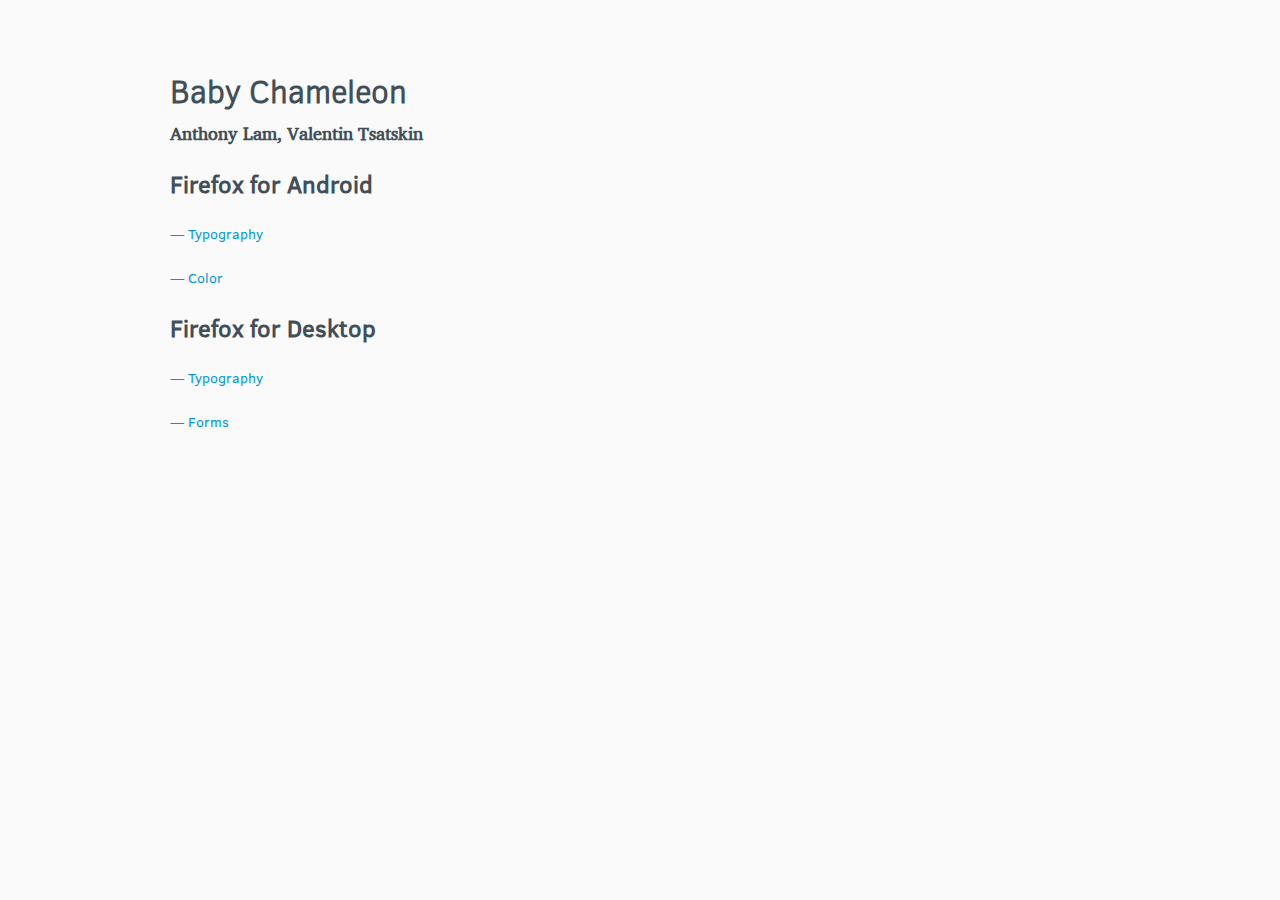
<file: index.html>
<!doctype html>
<!--[if lt IE 9]><html class="ie"><![endif]-->
<!--[if gte IE 9]><!--><html><!--<![endif]-->

	<head>
		<meta charset="utf-8"/>
		<meta http-equiv="X-UA-Compatible" content="IE=edge,chrome=1"/>
		<meta name="viewport" content="width=device-width, initial-scale=1"/>

		<link rel="shortcut icon" type="image/x-icon" href="images/favicon.ico">
		<link rel="stylesheet" media="all" type="text/css" href="css/android.css"/>

		<title>Baby chameleon</title>

		<!--[if lt IE 9]>
			<script src="//html5shim.googlecode.com/svn/trunk/html5.js"></script>
		<![endif]-->

	</head>
	<body lang="en">

	<div id="container">
		<div class="col-4of4 col-6of6 col-9of9 col-12of12">
			<h1>Baby Chameleon</h1>
			<h3>Anthony Lam, Valentin Tsatskin</h3>
		</div>
		<div class="col-4of4 col-3of6 col-3of9 col-4of12">
			<h2>Firefox for Android</h2>
			<p><a href="android/fonts.html"> — Typography</a></p>
			<p><a href="android/colors.html"> — Color</a></p>

			<h2>Firefox for Desktop</h2>
			<p><a href="desktop/fonts.html"> — Typography</a></p>
			<p><a href="desktop/forms.html"> — Forms</a></p>
		</div>
	</div> <!-- END container -->

	</body>

</html>
</file>
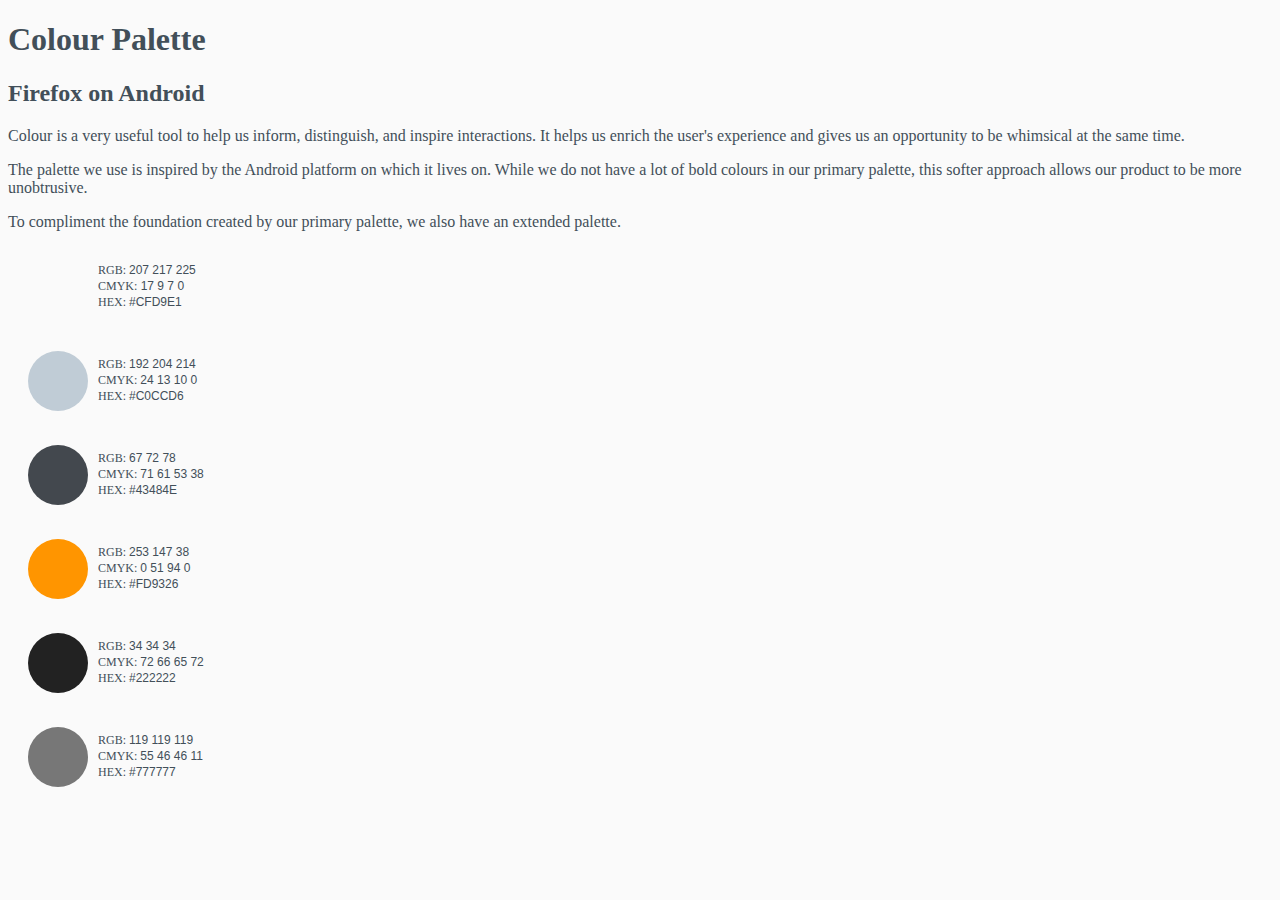
<file: colors.html>
<!doctype html>
<!--[if lt IE 9]><html class="ie"><![endif]-->
<!--[if gte IE 9]><!--><html><!--<![endif]-->
	
	<head>
		<meta charset="utf-8"/>
		<meta http-equiv="X-UA-Compatible" content="IE=edge,chrome=1"/>
		<meta name="viewport" content="width=device-width, initial-scale=1"/>

		<link rel="shortcut icon" type="image/x-icon" href="images/favicon.ico">
		<link rel="stylesheet" media="all" type="text/css" href="css/style.css"/>

		<title>Baby chameleon - Colours - Firefox for Android</title>
		
		<!--[if lt IE 9]>
			<script src="//html5shim.googlecode.com/svn/trunk/html5.js"></script>
		<![endif]-->

	</head>
	<body lang="en">
	
	<div id="container"> 
		<div class="col-4of4 col-6of6 col-9of9 col-12of12">
			<h1>Colour Palette</h1>
			<h2>Firefox on Android</h2>
		</div>	
		<div class="col-4of4 col-2of6 col-3of6 col-3of9 col-4of12">
			<p>Colour is a very useful tool to help us inform, distinguish, and inspire interactions. It helps us enrich the user's experience and gives us an opportunity to be whimsical at the same time.</p>
			<p>The palette we use is inspired by the Android platform on which it lives on. While we do not have a lot of bold colours in our primary palette, this softer approach allows our product to be more unobtrusive.</p>
			<p>To compliment the foundation created by our primary palette, we also have an extended palette.</p> 
		</div>
		<div class="col-4of4 col-3of6 col-3of9 col-4of12">
			<div class="palette">
				<div class="circle light-grey"></div>
				<p>
				RGB: <span>207 217 225</span><br>
				CMYK:<span> 17 9 7 0</span><br>
				HEX: <span>#CFD9E1</span>
				</p>
			</div>
			<div class="palette">
				<div class="circle blue-grey"></div>
				<p>
				RGB: <span>192 204 214</span><br>
				CMYK: <span>24 13 10 0</span><br>
				HEX: <span>#C0CCD6</span>
				</p>
			</div>
			<div class="palette">
				<div class="circle dark-grey"></div>
				<p>
				RGB: <span>67 72 78</span><br>
				CMYK: <span>71 61 53 38</span><br>
				HEX: <span>#43484E</span>
				</p>
			</div>
		</div>
		<div class="col-4of4 col-3of6 col-3of9 col-4of12">
			<div class="palette">
				<div class="circle droid-orange"></div>
				<p>
				RGB: <span>253 147 38</span><br>
				CMYK: <span>0 51 94 0</span><br>
				HEX: <span>#FD9326</span>
				</p>
			</div>
			<div class="palette">
				<div class="circle droid-black"></div>
				<p>
				RGB: <span>34 34 34</span><br>
				CMYK: <span>72 66 65 72</span><br>
				HEX: <span>#222222</span>
				</p>
			</div>
			<div class="palette">
				<div class="circle droid-dgrey"></div>
				<p>
				RGB: <span>119 119 119</span><br>
				CMYK: <span>55 46 46 11</span><br>
				HEX: <span>#777777</span>
				</p>
			</div>
		</div>

	</div> <!-- END container -->
	
	</body>
	
</html>
</file>
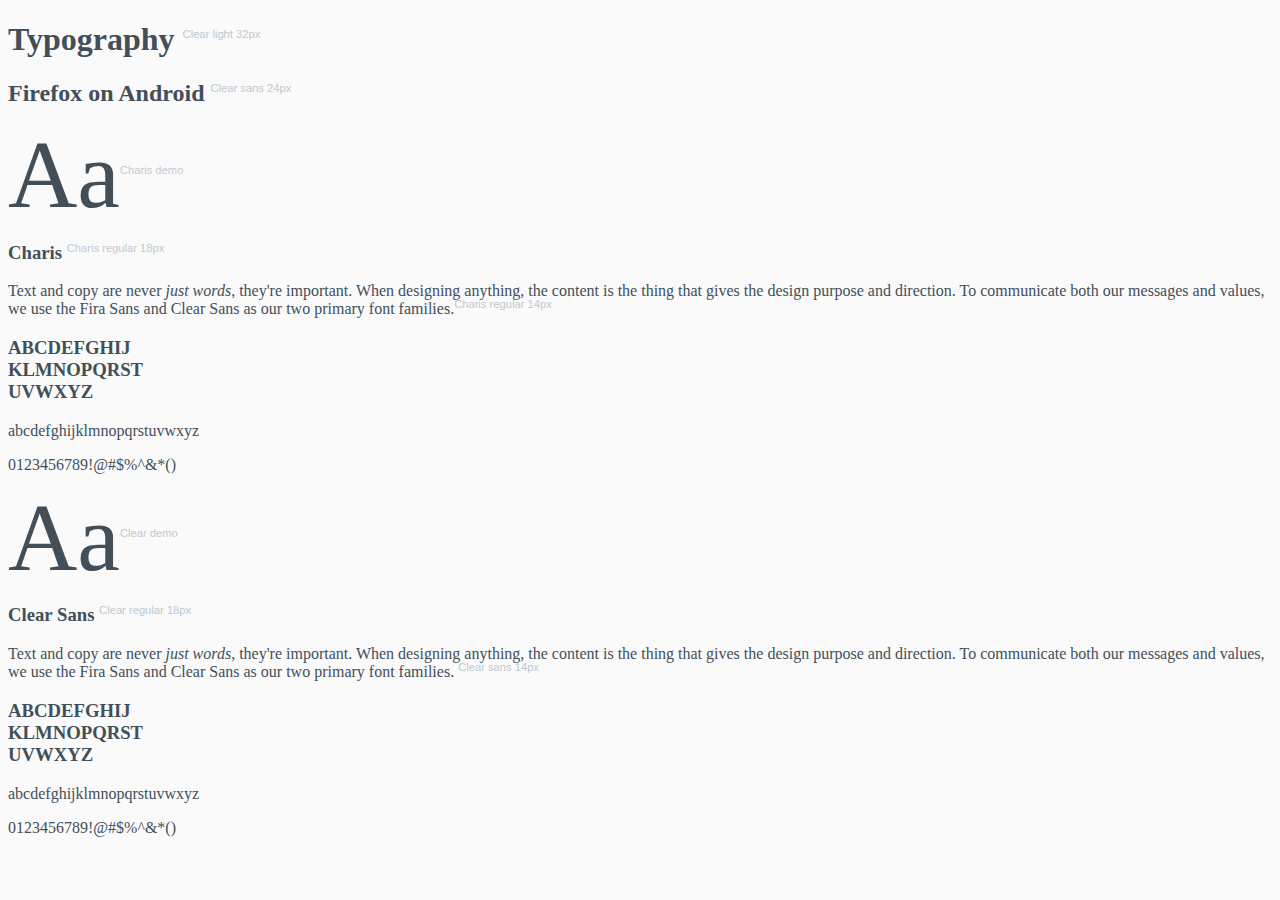
<file: fonts.html>
<!doctype html>
<!--[if lt IE 9]><html class="ie"><![endif]-->
<!--[if gte IE 9]><!--><html><!--<![endif]-->
	
	<head>
		<meta charset="utf-8"/>
		<meta http-equiv="X-UA-Compatible" content="IE=edge,chrome=1"/>
		<meta name="viewport" content="width=device-width, initial-scale=1"/>

		<link rel="shortcut icon" type="image/x-icon" href="images/favicon.ico">
		<link rel="stylesheet" media="all" type="text/css" href="css/style.css"/>

		<title>Baby chameleon - Typography - Firefox for Android</title>
		
		<!--[if lt IE 9]>
			<script src="//html5shim.googlecode.com/svn/trunk/html5.js"></script>
		<![endif]-->

	</head>
	<body lang="en">
	
	<div id="container"> 
		<div class="col-4of4 col-6of6 col-9of9 col-12of12">
			<h1>Typography <sup>Clear light 32px</sup> </h1>
			<h2>Firefox on Android <sup>Clear sans 24px</sup></h2>
		</div>	
		<div class="col-4of4 col-3of6 col-3of9 col-4of12">
			<span class="large charis-font">Aa<sup>Charis demo</sup></span>
			<h3>Charis <sup>Charis regular 18px</sup></h3>
			<p class="charis-font">Text and copy are never <em>just words</em>, they're important. When designing anything, the content is the thing that gives the design purpose and direction. To communicate both our messages and values, we use the Fira Sans and Clear Sans as our two primary font families.<sup>Charis regular 14px</sup></p>
			<h3>
				ABCDEFGHIJ<br>
				KLMNOPQRST<br>
				UVWXYZ
			</h3>
				
			<p class="charis-font">abcdefghijklmnopqrstuvwxyz</p>
			<p class="charis-font">0123456789!@#$%^&*()</p> 
		</div>
		<div class="col-4of4 col-3of6 col-3of9 col-4of12">
			<span class="large clear-font">Aa<sup>Clear demo</sup></span>
			<h3 class="clear-font">Clear Sans <sup>Clear regular 18px</sup></h3>
			<p>Text and copy are never <em>just words</em>, they're important. When designing anything, the content is the thing that gives the design purpose and direction. To communicate both our messages and values, we use the Fira Sans and Clear Sans as our two primary font families. <sup>Clear sans 14px</sup></p>
			<h3 class="clear-font">
				ABCDEFGHIJ<br>
				KLMNOPQRST<br>
				UVWXYZ
			</h3>
			<p>abcdefghijklmnopqrstuvwxyz</p>
			<p>0123456789!@#$%^&*()</p>
		</div>

	</div> <!-- END container -->
	
	</body>
	
</html>
</file>
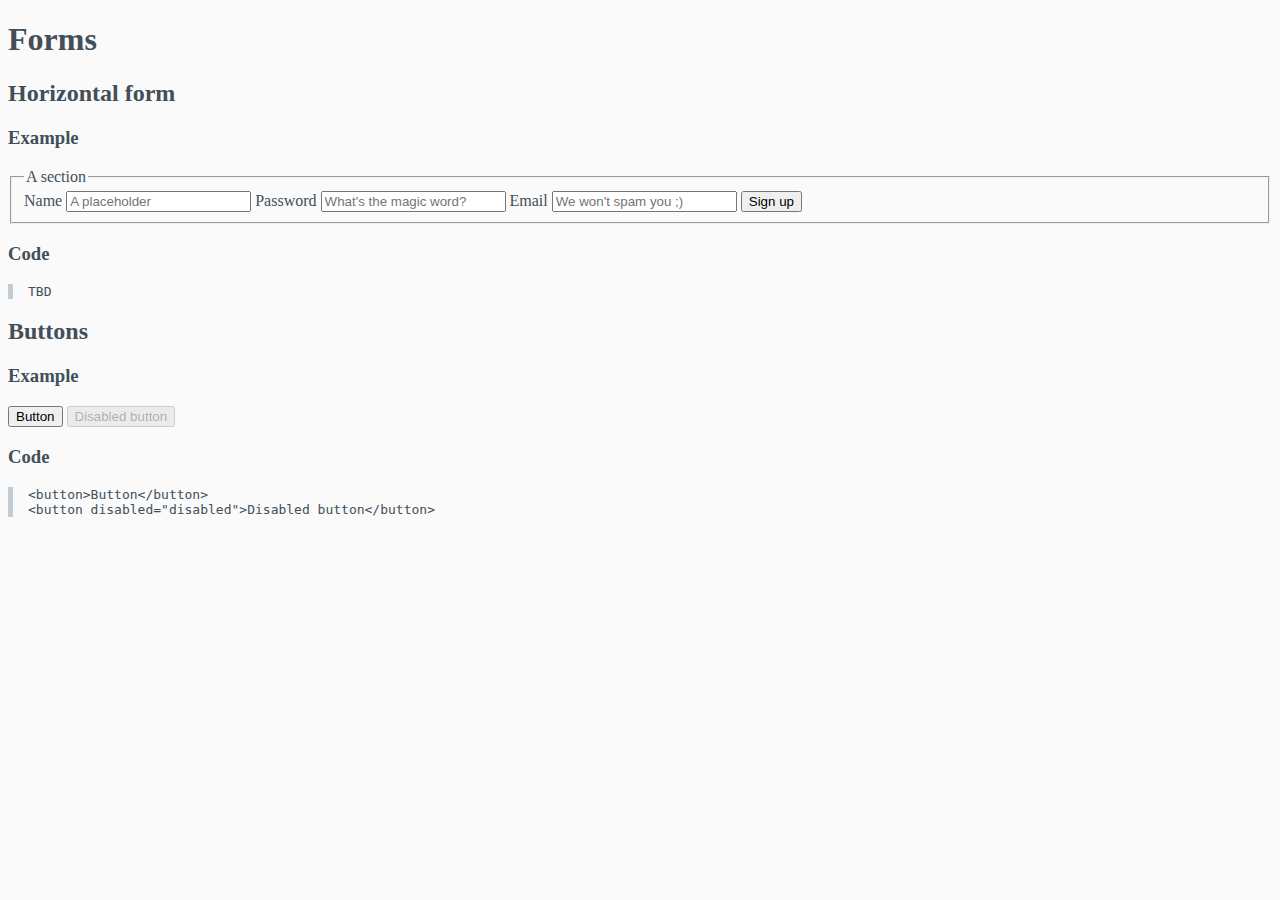
<file: forms.html>
<!doctype html>
<!--[if lt IE 9]><html class="ie"><![endif]-->
<!--[if gte IE 9]><!--><html><!--<![endif]-->

<head>
    <meta charset="utf-8"/>
    <meta http-equiv="X-UA-Compatible" content="IE=edge,chrome=1"/>
    <meta name="viewport" content="width=device-width, initial-scale=1"/>

    <link rel="shortcut icon" type="image/x-icon" href="images/favicon.ico">
    <link rel="stylesheet" media="all" type="text/css" href="css/style.css"/>

    <title>Baby chameleon - Forms - Firefox for Desktop</title>

    <!--[if lt IE 9]>
    <script src="//html5shim.googlecode.com/svn/trunk/html5.js"></script>
    <![endif]-->

</head>
<body lang="en">

    <div id="container">
        <div class="row">
            <div class="column-12--hand">
                <h1>Forms</h1>
                <h2>Horizontal form</h2>
            </div>
        </div>
        <div class="row">
            <div class="column-6--hand">
                <h3>Example</h3>
                <fieldset>
                    <legend>A section</legend>
                    <x-formgroup class="row">
                        <label class="column-3--hand">Name</label>
                        <input class="column-9--hand" type="text" placeholder="A placeholder"></input>
                    </x-formgroup>
                    <x-formgroup class="row">
                        <label class="column-3--hand">Password</label>
                        <input class="column-9--hand" type="password" placeholder="What's the magic word?"></input>
                    </x-formgroup>
                    <x-formgroup class="row">
                        <label class="column-3--hand">Email</label>
                        <input class="column-9--hand" type="email" placeholder="We won't spam you ;)"></input>
                    </x-formgroup>
                    <x-formgroup class="row">
                        <button class="offset-3--hand">Sign up</button>
                    </x-formgroup>
                </fieldset>
            </div>
            <div class="column-6--hand">
                <h3>Code</h3>
                <pre><code>TBD</code></pre>
            </div>
        </div>

        <div class="row">
            <div class="column-12--hand">
                <h2>Buttons</h2>
            </div>
        </div>
        <div class="row">
            <div class="column-6--hand">
                <h3>Example</h3>
                <button>Button</button>
                <button disabled="disabled">Disabled button</button>
            </div>
            <div class="column-6--hand">
                <h3>Code</h3>
<pre><code>&lt;button&gt;Button&lt;/button&gt;
&lt;button disabled=&quot;disabled&quot;&gt;Disabled button&lt;/button&gt;</code></pre>
            </div>
        </div>
    </div>

</body>

</html>
</file>
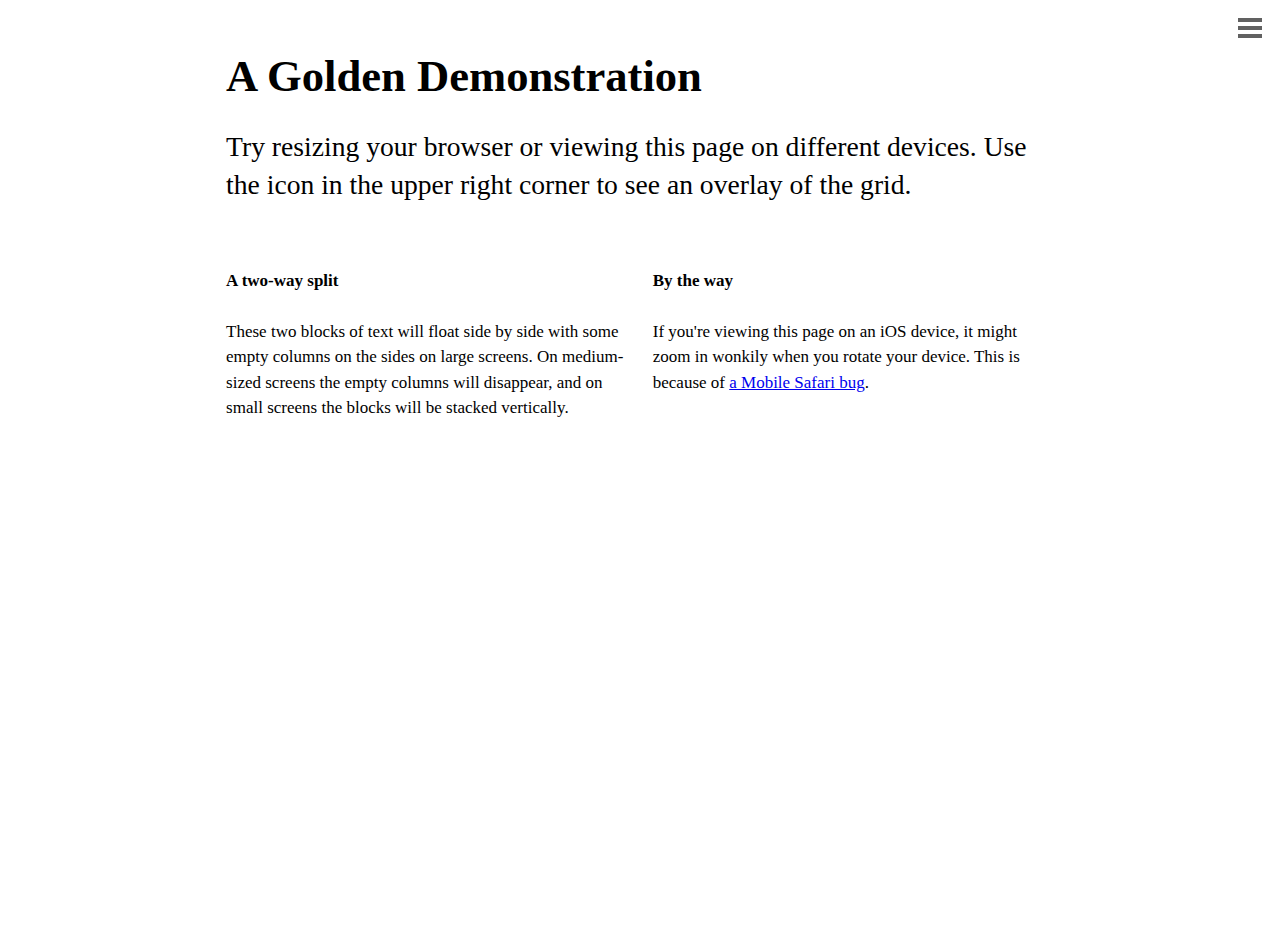
<file: GGS.html>
<!doctype html>
<!--[if lt IE 9]><html class="ie"><![endif]-->
<!--[if gte IE 9]><!--><html><!--<![endif]-->

<!--
	The comment jumble above is handy for targeting old IE with CSS.
	http://paulirish.com/2008/conditional-stylesheets-vs-css-hacks-answer-neither/
-->
	
	<head>
		<meta charset="utf-8"/>
		<meta http-equiv="X-UA-Compatible" content="IE=edge,chrome=1"/>
		<title>Golden Grid System Demo</title>
		
		<!-- Please don't add "maximum-scale=1" here. It's bad for accessibility. -->
		<meta name="viewport" content="width=device-width, initial-scale=1"/>
		
		<!-- Feel free to split the CSS into separate files, if you like. -->
		<link rel="stylesheet" href="GGS.css"/> 
		
		<!-- Here's Golden Gridlet, the grid overlay script. -->
		<script src="GGS.js"></script>
		
		<!-- 
			This script enables structural HTML5 elements in old IE.
			http://code.google.com/p/html5shim/
		-->
		<!--[if lt IE 9]>
			<script src="//html5shim.googlecode.com/svn/trunk/html5.js"></script>
		<![endif]-->
	</head>
	
	<body lang="en">
		
		<!-- Demo code begins -->
		
		<header>
			<div class="wrapper">
				<h1>A Golden Demonstration</h1>
				<h2>
					Try resizing your browser or viewing this page on different devices. Use the icon in the upper right corner to see an overlay of the grid.
				</h2>
			</div>
		</header>
		
		<article id="twoway">
			<section class="wrapper">
				<h3>A two-way split</h3>
				<p>
					These two blocks of text will float side by side with some empty columns on the sides on large screens. On medium-sized screens the empty columns will disappear, and on small screens the blocks will be stacked vertically.
				</p>
			</section>
			<section class="wrapper">
				<h3>By the way</h3>
				<p>
					If you're viewing this page on an iOS device, it might zoom in wonkily when you rotate your device. This is because of <a href="http://filamentgroup.com/examples/iosScaleBug/">a Mobile Safari bug</a>.
				</p>
			</section>
		</article>
		
		<!-- Demo code ends -->
			
	</body>
	
</html>
</file>
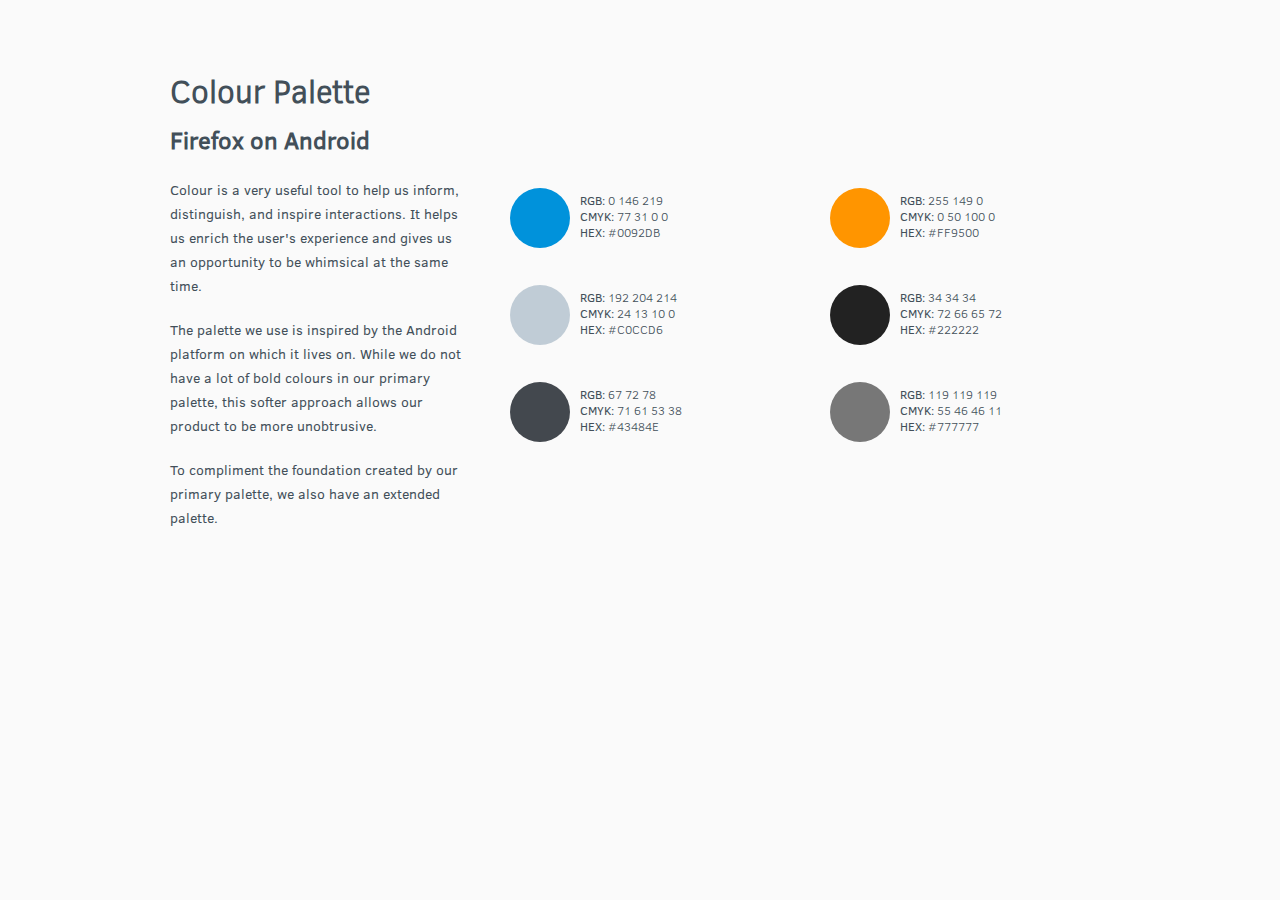
<file: android/colors.html>
<!doctype html>
<!--[if lt IE 9]><html class="ie"><![endif]-->
<!--[if gte IE 9]><!--><html><!--<![endif]-->

	<head>
		<meta charset="utf-8"/>
		<meta http-equiv="X-UA-Compatible" content="IE=edge,chrome=1"/>
		<meta name="viewport" content="width=device-width, initial-scale=1"/>

		<link rel="shortcut icon" type="image/x-icon" href="images/favicon.ico">
		<link rel="stylesheet" media="all" type="text/css" href="../css/android.css"/>

		<title>Baby chameleon - Colours - Firefox for Android</title>

		<!--[if lt IE 9]>
			<script src="//html5shim.googlecode.com/svn/trunk/html5.js"></script>
		<![endif]-->

	</head>
	<body lang="en">

	<div id="container">
		<div class="col-4of4 col-6of6 col-9of9 col-12of12">
			<h1>Colour Palette</h1>
			<h2>Firefox on Android</h2>
		</div>
		<div class="col-4of4 col-2of6 col-3of6 col-3of9 col-4of12">
			<p>Colour is a very useful tool to help us inform, distinguish, and inspire interactions. It helps us enrich the user's experience and gives us an opportunity to be whimsical at the same time.</p>
			<p>The palette we use is inspired by the Android platform on which it lives on. While we do not have a lot of bold colours in our primary palette, this softer approach allows our product to be more unobtrusive.</p>
			<p>To compliment the foundation created by our primary palette, we also have an extended palette.</p>
		</div>
		<div class="col-4of4 col-3of6 col-3of9 col-4of12">
			<div class="palette">
				<div class="circle blue"></div>
				<p>
				RGB: <span>0 146 219</span><br>
				CMYK:<span> 77 31 0 0</span><br>
				HEX: <span>#0092DB</span>
				</p>
			</div>
			<div class="palette">
				<div class="circle blue-grey"></div>
				<p>
				RGB: <span>192 204 214</span><br>
				CMYK: <span>24 13 10 0</span><br>
				HEX: <span>#C0CCD6</span>
				</p>
			</div>
			<div class="palette">
				<div class="circle dark-grey"></div>
				<p>
				RGB: <span>67 72 78</span><br>
				CMYK: <span>71 61 53 38</span><br>
				HEX: <span>#43484E</span>
				</p>
			</div>
		</div>
		<div class="col-4of4 col-3of6 col-3of9 col-4of12">
			<div class="palette">
				<div class="circle droid-orange"></div>
				<p>
				RGB: <span>255 149 0</span><br>
				CMYK: <span>0 50 100 0</span><br>
				HEX: <span>#FF9500</span>
				</p>
			</div>
			<div class="palette">
				<div class="circle droid-black"></div>
				<p>
				RGB: <span>34 34 34</span><br>
				CMYK: <span>72 66 65 72</span><br>
				HEX: <span>#222222</span>
				</p>
			</div>
			<div class="palette">
				<div class="circle droid-dgrey"></div>
				<p>
				RGB: <span>119 119 119</span><br>
				CMYK: <span>55 46 46 11</span><br>
				HEX: <span>#777777</span>
				</p>
			</div>
		</div>

	</div> <!-- END container -->

	</body>

</html>
</file>
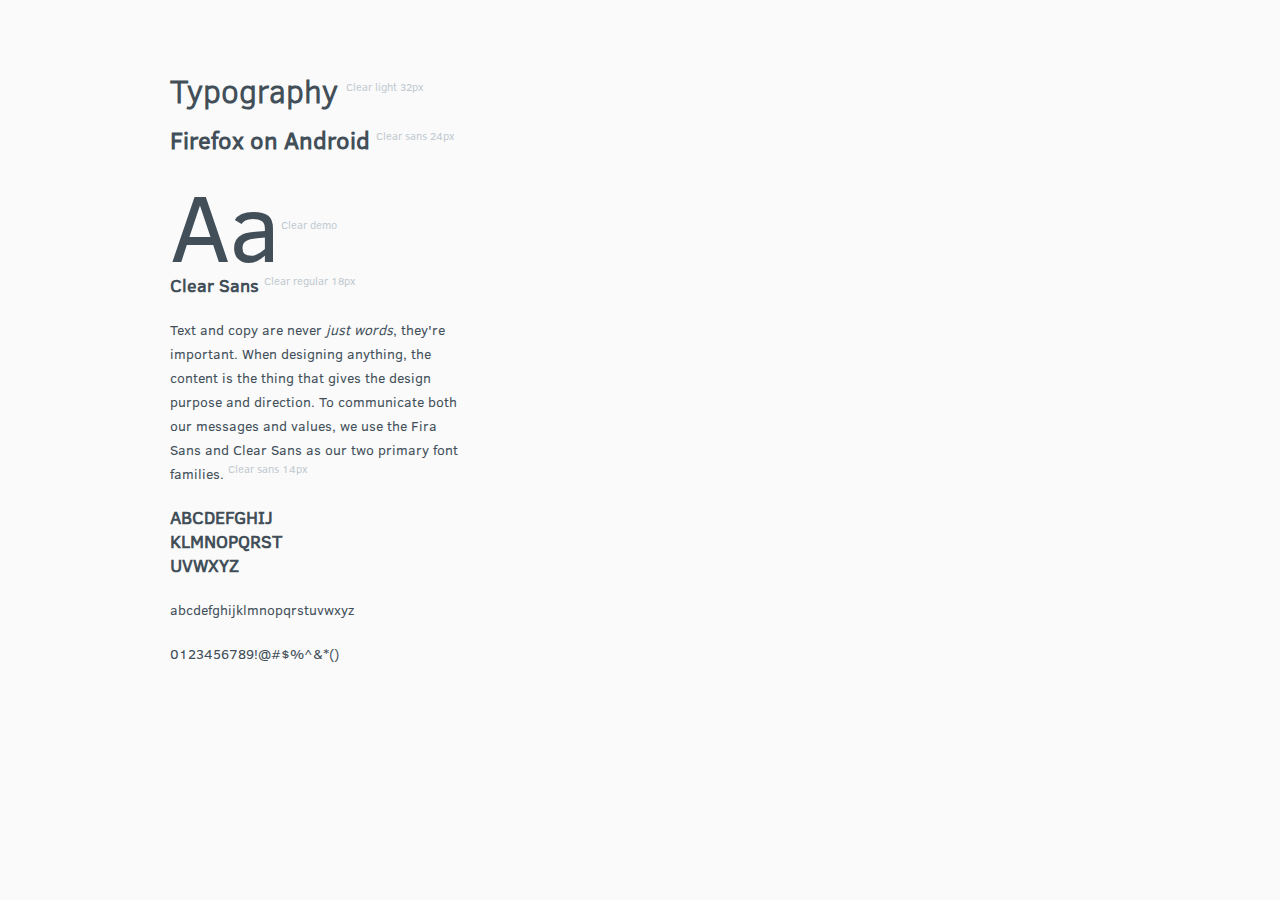
<file: android/fonts.html>
<!doctype html>
<!--[if lt IE 9]><html class="ie"><![endif]-->
<!--[if gte IE 9]><!--><html><!--<![endif]-->

	<head>
		<meta charset="utf-8"/>
		<meta http-equiv="X-UA-Compatible" content="IE=edge,chrome=1"/>
		<meta name="viewport" content="width=device-width, initial-scale=1"/>

		<link rel="shortcut icon" type="image/x-icon" href="images/favicon.ico">
		<link rel="stylesheet" media="all" type="text/css" href="../css/android.css"/>
		<!-- <link href='http://fonts.googleapis.com/css?family=Roboto:400,300,300italic,400italic,500,500italic,700,700italic' rel='stylesheet' type='text/css'> -->

		<title>Baby chameleon - Typography - Firefox for Android</title>

		<!--[if lt IE 9]>
			<script src="//html5shim.googlecode.com/svn/trunk/html5.js"></script>
		<![endif]-->

	</head>
	<body lang="en">

	<div id="container">
		<div class="col-4of4 col-6of6 col-9of9 col-12of12">
			<h1>Typography <sup>Clear light 32px</sup> </h1>
			<h2>Firefox on Android <sup>Clear sans 24px</sup></h2>
		</div>
		<!-- <div class="col-4of4 col-3of6 col-3of9 col-4of12">
			<span class="large roboto-font">Aa<sup>Roboto demo</sup></span>
			<h3>Roboto <sup>Roboto regular 18px</sup></h3>
			<p class="roboto-font">Text and copy are never <em>just words</em>, they're important. When designing anything, the content is the thing that gives the design purpose and direction. To communicate both our messages and values, we use the Fira Sans, Clear Sans, and the system font (Roboto) as our primary font families.<sup>Roboto regular 14px</sup></p>
			<h3>
				ABCDEFGHIJ<br>
				KLMNOPQRST<br>
				UVWXYZ
			</h3>

			<p class="#">abcdefghijklmnopqrstuvwxyz</p>
			<p class="#">0123456789!@#$%^&*()</p>
		</div> -->
		<div class="col-4of4 col-3of6 col-3of9 col-4of12">
			<span class="large clear-font">Aa<sup>Clear demo</sup></span>
			<h3 class="clear-font">Clear Sans <sup>Clear regular 18px</sup></h3>
			<p>Text and copy are never <em>just words</em>, they're important. When designing anything, the content is the thing that gives the design purpose and direction. To communicate both our messages and values, we use the Fira Sans and Clear Sans as our two primary font families. <sup>Clear sans 14px</sup></p>
			<h3 class="clear-font">
				ABCDEFGHIJ<br>
				KLMNOPQRST<br>
				UVWXYZ
			</h3>
			<p>abcdefghijklmnopqrstuvwxyz</p>
			<p>0123456789!@#$%^&*()</p>
		</div>

	</div> <!-- END container -->

	</body>

</html>
</file>
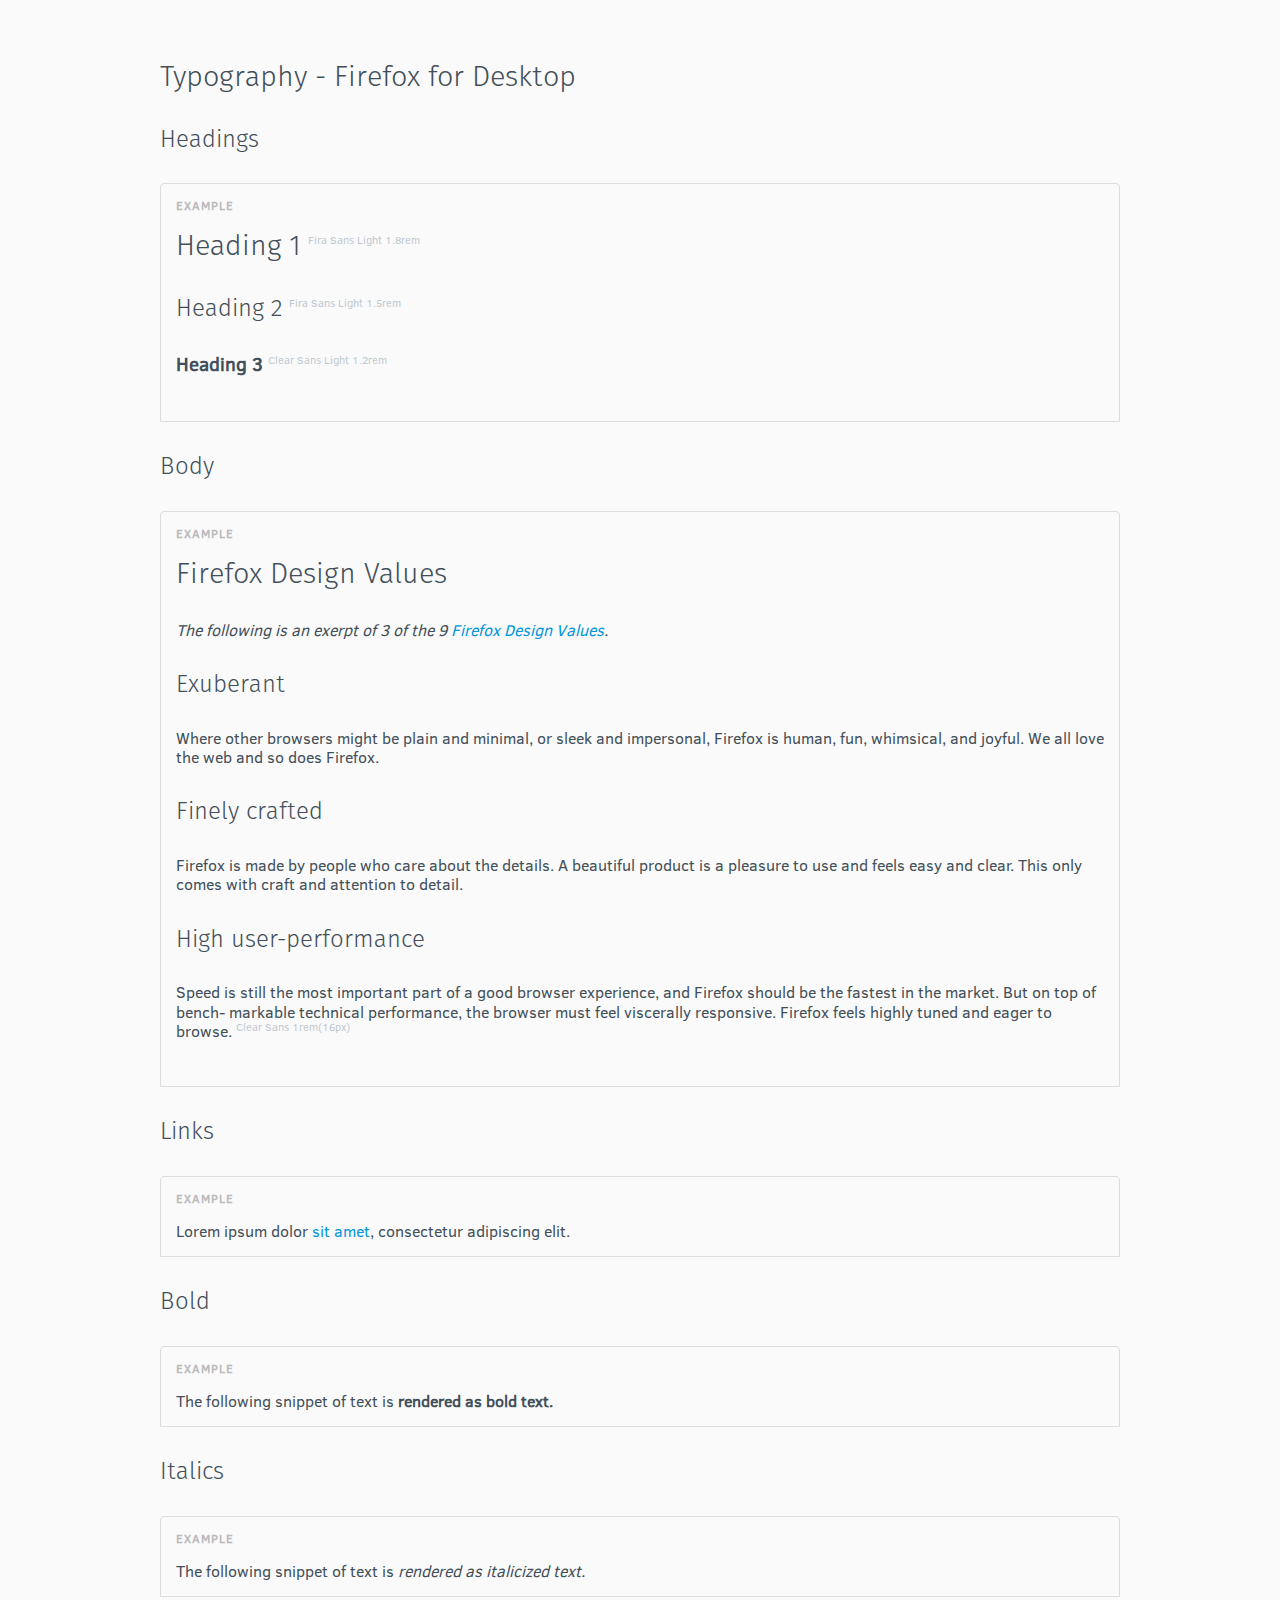
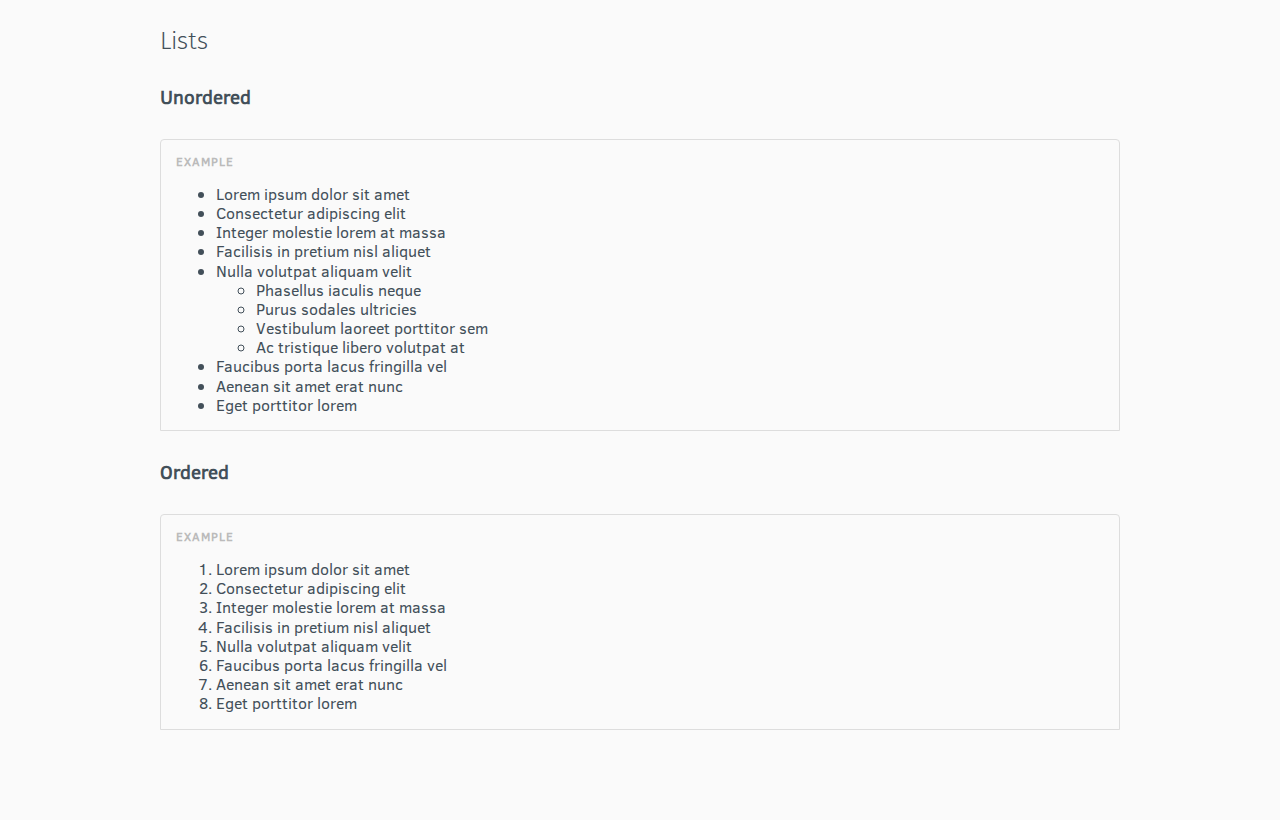
<file: desktop/fonts.html>
<!doctype html>
<!--[if lt IE 9]><html class="ie"><![endif]-->
<!--[if gte IE 9]><!--><html><!--<![endif]-->

<head>
    <meta charset="utf-8"/>
    <meta http-equiv="X-UA-Compatible" content="IE=edge,chrome=1"/>
    <meta name="viewport" content="width=device-width, initial-scale=1"/>

    <link rel="shortcut icon" type="image/x-icon" href="images/favicon.ico">
    <link rel="stylesheet" media="all" type="text/css" href="../css/desktop.css"/>

    <title>Baby chameleon - Fonts - Firefox for Desktop</title>

    <!--[if lt IE 9]>
    <script src="//html5shim.googlecode.com/svn/trunk/html5.js"></script>
    <![endif]-->

</head>
<body lang="en">

    <div id="container">
        <div class="row">
            <div class="column-12--hand">
                <h1>Typography - Firefox for Desktop</h1>


                <h2>Headings</h2>
                <div class="example">
                    <h1>Heading 1 <sup>Fira Sans Light 1.8rem</sup></h1>
                    <h2>Heading 2 <sup>Fira Sans Light 1.5rem</sup></h2>
                    <h3>Heading 3 <sup>Clear Sans Light 1.2rem</sup></h3>
                </div>

                <h2>Body</h2>
                <div class="example">
                    <h1>Firefox Design Values</h1>

                    <p>
                        <i>The following is an exerpt of 3 of the 9 <a href="https://people.mozilla.org/~madhava/FDV/FirefoxDesignValuesBooklet.pdf">Firefox Design Values</a>.</i>
                    </p>

                    <h2>Exuberant</h2>
                    <p>Where other browsers might be plain and minimal, or sleek
                    and impersonal, Firefox is human, fun, whimsical, and
                    joyful. We all love the web and so does Firefox.</p>

                    <h2>Finely crafted</h2>

                    <p>Firefox is made by people who care about the details. A
                    beautiful product is a pleasure to use and feels easy and
                    clear. This only comes with craft and attention to
                    detail.</p>

                    <h2>High user-performance</h2>

                    <p>Speed is still the most important part of a good browser
                    experience, and Firefox should be the fastest in the market.
                    But on top of bench- markable technical performance, the
                    browser must feel viscerally responsive. Firefox feels
                    highly tuned and eager to browse.
                    <sup>Clear Sans 1rem(16px)<sup></p>
                </div>

                <h2>Links</h2>
                <p class="example">
                    Lorem ipsum dolor <a href="#">sit amet</a>, consectetur adipiscing elit.
                </p>

                <h2>Bold</h2>
                <p class="example">
                    The following snippet of text is <strong>rendered as bold text.</strong>
                </p>


                <h2>Italics</h2>
                <p class="example">
                    The following snippet of text is <em>rendered as italicized text.</em>
                </p>


                <h2>Lists</h2>

                <h3>Unordered</h3>
                <div class="example">
                    <ul>
                      <li>Lorem ipsum dolor sit amet</li>
                      <li>Consectetur adipiscing elit</li>
                      <li>Integer molestie lorem at massa</li>
                      <li>Facilisis in pretium nisl aliquet</li>
                      <li>Nulla volutpat aliquam velit
                        <ul>
                          <li>Phasellus iaculis neque</li>
                          <li>Purus sodales ultricies</li>
                          <li>Vestibulum laoreet porttitor sem</li>
                          <li>Ac tristique libero volutpat at</li>
                        </ul>
                      </li>
                      <li>Faucibus porta lacus fringilla vel</li>
                      <li>Aenean sit amet erat nunc</li>
                      <li>Eget porttitor lorem</li>
                    </ul>
                </div>

                <h3>Ordered</h3>
                <div class="example">
                    <ol>
                      <li>Lorem ipsum dolor sit amet</li>
                      <li>Consectetur adipiscing elit</li>
                      <li>Integer molestie lorem at massa</li>
                      <li>Facilisis in pretium nisl aliquet</li>
                      <li>Nulla volutpat aliquam velit</li>
                      <li>Faucibus porta lacus fringilla vel</li>
                      <li>Aenean sit amet erat nunc</li>
                      <li>Eget porttitor lorem</li>
                    </ol>
                </div>
            </div>
        </div>
    </div>

</body>

</html>
</file>
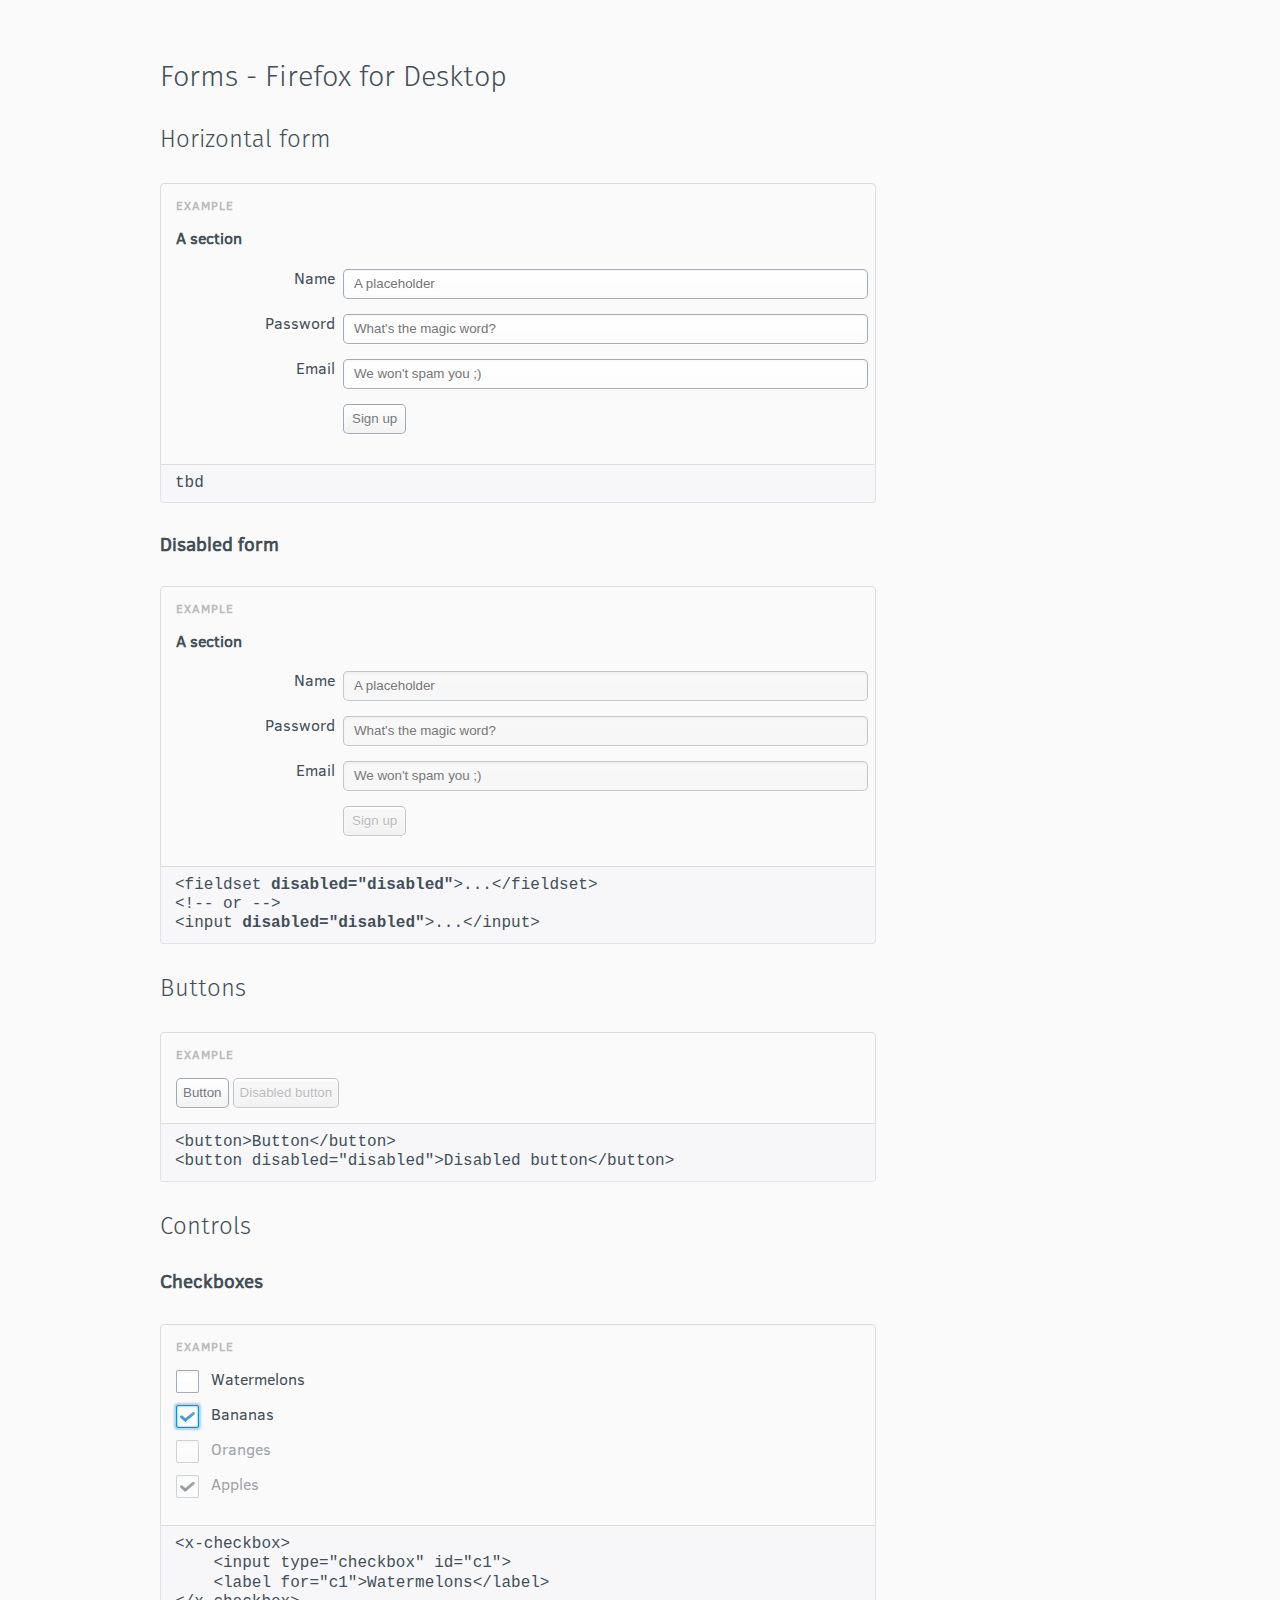
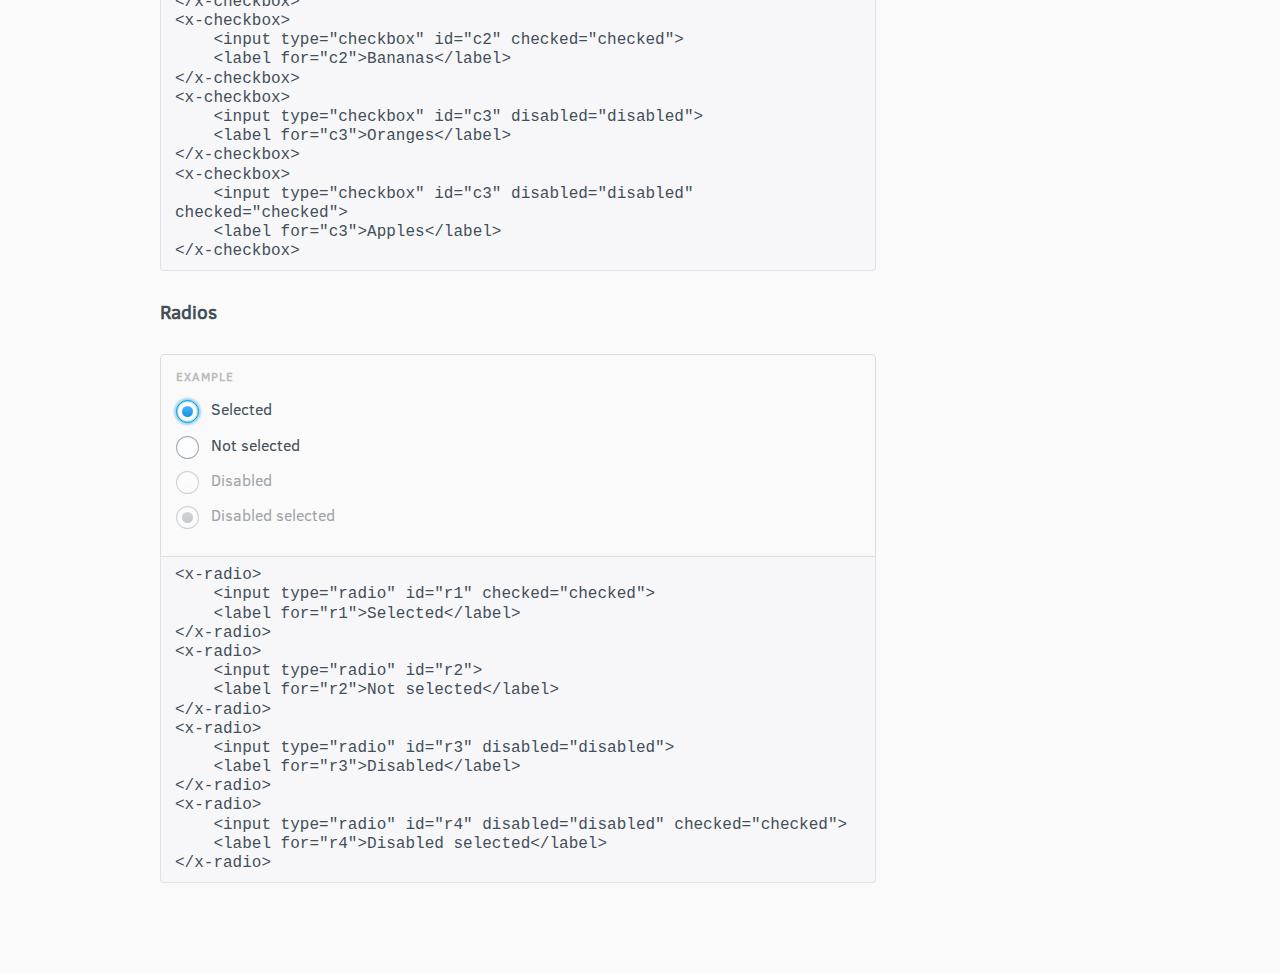
<file: desktop/forms.html>
<!doctype html>
<!--[if lt IE 9]><html class="ie"><![endif]-->
<!--[if gte IE 9]><!--><html><!--<![endif]-->

<head>
    <meta charset="utf-8"/>
    <meta http-equiv="X-UA-Compatible" content="IE=edge,chrome=1"/>
    <meta name="viewport" content="width=device-width, initial-scale=1"/>

    <link rel="shortcut icon" type="image/x-icon" href="images/favicon.ico">
    <link rel="stylesheet" media="all" type="text/css" href="../css/desktop.css"/>

    <title>Baby chameleon - Forms - Firefox for Desktop</title>

    <!--[if lt IE 9]>
    <script src="//html5shim.googlecode.com/svn/trunk/html5.js"></script>
    <![endif]-->

</head>
<body lang="en">

    <div id="container">
        <div class="row">
            <div class="column-9--hand">
                <h1>Forms - Firefox for Desktop</h1>
                <h2>Horizontal form</h2>

                <div class="example">
                    <fieldset>
                        <legend>A section</legend>
                        <x-formgroup class="row">
                            <label class="column-3--hand">Name</label>
                            <input class="column-9--hand" type="text" placeholder="A placeholder">
                        </x-formgroup>
                        <x-formgroup class="row">
                            <label class="column-3--hand">Password</label>
                            <input class="column-9--hand" type="password" placeholder="What's the magic word?">
                        </x-formgroup>
                        <x-formgroup class="row">
                            <label class="column-3--hand">Email</label>
                            <input class="column-9--hand" type="email" placeholder="We won't spam you ;)">
                        </x-formgroup>
                        <x-formgroup class="row">
                            <button class="offset-3--hand">Sign up</button>
                        </x-formgroup>
                    </fieldset>
                </div>
                <pre><code>tbd</code></pre>

                <h3>Disabled form</h3>
                <div class="example">
                    <fieldset disabled="disabled">
                        <legend>A section</legend>
                        <x-formgroup class="row">
                            <label class="column-3--hand">Name</label>
                            <input class="column-9--hand" type="text" placeholder="A placeholder">
                        </x-formgroup>
                        <x-formgroup class="row">
                            <label class="column-3--hand">Password</label>
                            <input class="column-9--hand" type="password" placeholder="What's the magic word?">
                        </x-formgroup>
                        <x-formgroup class="row">
                            <label class="column-3--hand">Email</label>
                            <input class="column-9--hand" type="email" placeholder="We won't spam you ;)">
                        </x-formgroup>
                        <x-formgroup class="row">
                            <button class="offset-3--hand">Sign up</button>
                        </x-formgroup>
                    </fieldset>
                </div>
                <pre><code>&lt;fieldset <strong>disabled=&quot;disabled&quot;</strong>&gt;...&lt;/fieldset&gt;
&lt;!-- or --&gt;
&lt;input <strong>disabled=&quot;disabled&quot;</strong>&gt;...&lt;/input&gt;</code></pre>

                <h2>Buttons</h2>
                <div class="example">
                    <button>Button</button>
                    <button disabled="disabled">Disabled button</button>
                </div>
                <pre><code>&lt;button&gt;Button&lt;/button&gt;
&lt;button disabled=&quot;disabled&quot;&gt;Disabled button&lt;/button&gt;</code></pre>

                <h2>Controls</h2>
                <h3>Checkboxes</h3>
                <div class="example">
                    <x-checkbox>
                        <input type="checkbox" id="c1">
                        <label for="c1">Watermelons</label>
                    </x-checkbox>
                    <x-checkbox>
                        <input type="checkbox" id="c2" checked="checked">
                        <label for="c2">Bananas</label>
                    </x-checkbox>
                    <x-checkbox>
                        <input type="checkbox" id="c3" disabled="disabled">
                        <label for="c3">Oranges</label>
                    </x-checkbox>
                    <x-checkbox>
                        <input type="checkbox" id="c4" disabled="disabled" checked="checked">
                        <label for="c4">Apples</label>
                    </x-checkbox>
                </div>
                <pre><code>&lt;x-checkbox&gt;
    &lt;input type=&quot;checkbox&quot; id=&quot;c1&quot;&gt;
    &lt;label for=&quot;c1&quot;&gt;Watermelons&lt;/label&gt;
&lt;/x-checkbox&gt;
&lt;x-checkbox&gt;
    &lt;input type=&quot;checkbox&quot; id=&quot;c2&quot; checked=&quot;checked&quot;&gt;
    &lt;label for=&quot;c2&quot;&gt;Bananas&lt;/label&gt;
&lt;/x-checkbox&gt;
&lt;x-checkbox&gt;
    &lt;input type=&quot;checkbox&quot; id=&quot;c3&quot; disabled=&quot;disabled&quot;&gt;
    &lt;label for=&quot;c3&quot;&gt;Oranges&lt;/label&gt;
&lt;/x-checkbox&gt;
&lt;x-checkbox&gt;
    &lt;input type=&quot;checkbox&quot; id=&quot;c3&quot; disabled=&quot;disabled&quot; checked=&quot;checked&quot;&gt;
    &lt;label for=&quot;c3&quot;&gt;Apples&lt;/label&gt;
&lt;/x-checkbox&gt;</code></pre>

                <h3>Radios</h3>
                <div class="example">
                    <x-radio>
                        <input type="radio" id="r1" checked="checked">
                        <label for="r1">Selected</label>
                    </x-radio>
                    <x-radio>
                        <input type="radio" id="r2">
                        <label for="r2">Not selected</label>
                    </x-radio>
                    <x-radio>
                        <input type="radio" id="r3" disabled="disabled">
                        <label for="r3">Disabled</label>
                    </x-radio>
                    <x-radio>
                        <input type="radio" id="r4" disabled="disabled" checked="checked">
                        <label for="r4">Disabled selected</label>
                    </x-radio>
                </div>
                <pre><code>&lt;x-radio&gt;
    &lt;input type=&quot;radio&quot; id=&quot;r1&quot; checked=&quot;checked&quot;&gt;
    &lt;label for=&quot;r1&quot;&gt;Selected&lt;/label&gt;
&lt;/x-radio&gt;
&lt;x-radio&gt;
    &lt;input type=&quot;radio&quot; id=&quot;r2&quot;&gt;
    &lt;label for=&quot;r2&quot;&gt;Not selected&lt;/label&gt;
&lt;/x-radio&gt;
&lt;x-radio&gt;
    &lt;input type=&quot;radio&quot; id=&quot;r3&quot; disabled=&quot;disabled&quot;&gt;
    &lt;label for=&quot;r3&quot;&gt;Disabled&lt;/label&gt;
&lt;/x-radio&gt;
&lt;x-radio&gt;
    &lt;input type=&quot;radio&quot; id=&quot;r4&quot; disabled=&quot;disabled&quot; checked=&quot;checked&quot;&gt;
    &lt;label for=&quot;r4&quot;&gt;Disabled selected&lt;/label&gt;
&lt;/x-radio&gt;</code></pre>
            </div>
        </div>
    </div>

</body>

</html>
</file>
<file: css/style.css>
body {
	background-color: #FAFAFA;
	color: #424F59;
}

a {
	color: #0096DC;
	text-decoration: none;
}

a:hover {
	color: #4CB1FF;
}

a:active {
	color: #FF9500;
}

sup {
	font-family: Clear Sans, Helvetica, sans-serif;
	color: #C0C9D0;
	font-weight: 100;
	font-size: 0.7rem;
	line-height: 0;
}

ul,
ol {
    padding-left: 40px;
}

.large {
	font-size: 96px;
	line-height: 96px;
}

.palette {
	width: 100%;
	position: relative;
	margin: 0 10px 10px 10px;
}

.palette p {
	font-size: 12px;
	line-height: 16px;
	display: inline-block;
	position: absolute;
	margin-top: 15px;
}

.palette span {
	font-family: ClearLight, Helvetica, sans-serif;
}

.circle {
	width: 60px;
	height: 60px;
	display: inline-block;
	-webkit-border-radius: 30px;
	border-radius: 30px;
	margin: 10px 10px 10px 10px;
}

.blue {
	background-color: #0092DB;
}

.blue-grey {
	background-color: #C0CCD6;
}

.dark-grey {
	background-color: #43484E;
}

.droid-orange {
	background-color: #FF9500;
}

.droid-black {
	background-color: #222222;
}

.droid-dgrey {
	background-color: #777777;
}

pre {
    border-left: 5px solid #C0CCD6;
    padding-left: 15px;
}

pre > code {
    white-space: pre-wrap;
}

.example {
    position: relative;

    margin-bottom: 1.875rem;
    padding: 45px 15px 15px;

    border: 1px #ddd solid;
    border-radius: 4px 4px 0 0;
    box-shadow: none;
}

.example:after {
    font-size: 12px;
    font-weight: 700;

    position: absolute;
    top: 15px;
    left: 15px;

    content: 'Example';
    letter-spacing: 1px;
    text-transform: uppercase;

    color: #bbb;
}

.example + pre {
    margin: -1.875rem 0 1.875rem;
    padding: 9px 14px;

    border: 1px solid #e1e1e8;
    border-top: 0;
    border-radius: 0 0 4px 4px;
    background-color: #f7f7f9;
}
</file>
<file: GGS.css>
/*
*
*  Golden Grid System (1.01)	<http://goldengridsystem.com/>
*  by Joni Korpi 				<http://jonikorpi.com/>
*  licensed under MIT			<http://opensource.org/licenses/mit-license.php>
*	
*/
/*
*
*  Margin, padding, and border resets
*  except for form elements
*
*/
body,
div,
h1,
h2,
h3,
h4,
h5,
h6,
p,
blockquote,
pre,
dl,
dt,
dd,
ol,
ul,
li,
fieldset,
form,
label,
legend,
th,
td,
article,
aside,
figure,
footer,
header,
hgroup,
menu,
nav,
section {
  margin: 0;
  padding: 0;
  border: 0;
}
/*
*
*  Consistency fixes
*  adopted from http://necolas.github.com/normalize.css/
*
*/
html {
  height: 100%;
  -webkit-text-size-adjust: 100%;
  -ms-text-size-adjust: 100%;
}
body {
  min-height: 100%;
  font-size: 100%;
}
article,
aside,
details,
figcaption,
figure,
footer,
header,
hgroup,
nav,
section,
audio,
canvas,
video {
  display: block;
}
sub, sup {
  font-size: 75%;
  line-height: 0;
  position: relative;
  vertical-align: baseline;
}
sup {
  top: -0.5em;
}
sub {
  bottom: -0.25em;
}
pre {
  white-space: pre;
  white-space: pre-wrap;
  word-wrap: break-word;
}
b, strong {
  font-weight: bold;
}
abbr[title] {
  border-bottom: 1px dotted;
}
input,
textarea,
button,
select {
  margin: 0;
  font-size: 100%;
  line-height: normal;
  vertical-align: baseline;
}
button,
html input[type="button"],
input[type="reset"],
input[type="submit"] {
  cursor: pointer;
  -webkit-appearance: button;
}
input[type="checkbox"], input[type="radio"] {
  -webkit-box-sizing: border-box;
  -moz-box-sizing: border-box;
  -o-box-sizing: border-box;
  -ms-box-sizing: border-box;
  box-sizing: border-box;
}
textarea {
  overflow: auto;
}
table {
  border-collapse: collapse;
  border-spacing: 0;
}
/*
*
*  Simple fluid media
*
*/
figure {
  position: relative;
}
figure img,
figure object,
figure embed,
figure video {
  max-width: 100%;
  display: block;
}
img {
  border: 0;
  -ms-interpolation-mode: bicubic;
}
/*
*
*	Zoomable baseline grid
*	type size presets
*
*/
body {
  /* 16px / 24px */

  font-size: 1em;
  line-height: 1.5em;
}
.small {
  /* 13px / 18px */

  font-size: 0.8125em;
  line-height: 1.3846153846153846em;
}
.normal, h3 {
  /* 16px / 24px */

  font-size: 1em;
  line-height: 1.5em;
  /* 24 */

}
.large, h2, h1 {
  /* 26 / 36px */

  font-size: 1.625em;
  line-height: 1.3846153846153846em;
}
.huge {
  /* 42px / 48px */

  font-size: 2.625em;
  line-height: 1.1428571428571428em;
}
.massive {
  /* 68px / 72px */

  font-size: 4.25em;
  line-height: 1.0588235294117647em;
}
.gigantic {
  /* 110px / 120px */

  font-size: 6.875em;
  line-height: 1.0909090909090908em;
}
/*
*
*  Four-column grid active
*  ----------------------------------------
*  Margin   | #  1   2   3   4   |   Margin
*  5.55555% | %  25  50  75  100 | 5.55555%
*
*/
header, #twoway {
  margin: 0 5.555555555555555%;
}
h1, h2 {
  margin: 0.9230769230769231em 0 1.3846153846153846em;
}
h2 {
  font-weight: normal;
}
h3 {
  margin: 1.5em 0 1.5em;
}
/*
*  Simple elastic gutters
*  Note: box-sizing will not work in IE6-7
*/
.wrapper {
  padding: 0 0.75em;
  -webkit-box-sizing: border-box;
  -moz-box-sizing: border-box;
  box-sizing: border-box;
}
/*
*
*  Fixes for IE6-8
*  http://jonikorpi.com/leaving-old-IE-behind/
*
*/
.ie body {
  width: 40em;
  margin: 0 auto;
  font-size: 1.0625em;
}
.ie h1 {
  /* 42px / 48px */

  font-size: 2.625em;
  line-height: 1.1428571428571428em;
  margin: 1.1428571428571428em 0 0.5714285714285714em;
}
/* @media screen and (min-width: 640px) */
@media screen and (min-width: 40em) {
  body {
    /* Zoom baseline grid to 17/16 = 1.0625 */
  
    font-size: 1.0625em;
  }
  h1 {
    /* 42px / 48px */
  
    font-size: 2.625em;
    line-height: 1.1428571428571428em;
    margin: 1.1428571428571428em 0 0.5714285714285714em;
  }
}
/*
*
*  Eight-column grid active
*  ----------------------------------------------------------------------
*  Margin   | #  1     2     3     4     5     6     7     8   |   Margin
*  5.55555% | %  12.5  25.0  37.5  50.0  62.5  75.0  87.5  100 | 5.55555%
*	
*
*/
/* @media screen and (min-width: 720px) */
@media screen and (min-width: 45em) {
  body {
    /* Reset baseline grid to 16/16 = 1 */
  
    font-size: 1em;
  }
  #twoway .wrapper {
    float: left;
    width: 50%;
  }
}
/* @media screen and (min-width: 888px) */
@media screen and (min-width: 55.5em) {
  body {
    /* Zoom baseline grid to 17/16 = 1.0625 */
  
    font-size: 1.0625em;
  }
}
/* @media screen and (min-width: 984px) */
@media screen and (min-width: 61.5em) {
  body {
    /* Reset baseline grid to 16/16 = 1.0 */
  
    font-size: 1em;
  }
  header, #twoway {
    margin: 0 16.666666666666664%;
  }
}
/* @media screen and (min-width: 1200px) */
@media screen and (min-width: 75em) {
  body {
    /* Zoom baseline grid to 17/16 = 1.0625 */
  
    font-size: 1.0625em;
  }
}
/* @media screen and (min-width: 1392px) */
@media screen and (min-width: 87em) {
  body {
    /* Reset baseline grid to 16/16 = 1.0 */
  
    font-size: 1em;
  }
  header, #twoway {
    margin: 0 27.77777777777778%;
  }
}
/* @media screen and (min-width: 1680px) */
@media screen and (min-width: 105em) {
  body {
    /* Zoom baseline grid to 17/16 = 1.0625 */
  
    font-size: 1.0625em;
  }
}
/*
*
*  Sixteen-column grid active
*  ----------------------------------------------------------------------------------------------------------------------
*  Margin   | #  1     2     3     4     5     6     7     8     9     10    11    12    13    14    15    16  |   Margin
*  5.55555% | %  6.25  12.5  18.75 25.0  31.25 37.5  43.75 50.0  56.25 62.5  68.75 75.0  81.25 87.5  93.75 100 | 5.55555%
*	
*
*/
/* @media screen and (min-width: 1872px) */
@media screen and (min-width: 117em) {
  header, #twoway {
    margin: 0 5.555555555555555%;
  }
  header .wrapper {
    width: 37.5%;
    margin-left: 25%;
  }
  #twoway .wrapper {
    width: 25%;
  }
  #twoway .wrapper:first-child {
    margin-left: 25%;
  }
}
/* @media screen and (min-width: 2080px) */
@media screen and (min-width: 130em) {
  body {
    /* Zoom baseline grid to 18/16 = 1.125 */
  
    font-size: 1.125em;
    max-width: 160em;
  }
}
</file>
<file: css/android.css>
@import url(reset.css);
@import url(fonts.css);
@import url(layout.css);
@import url(android/typography.css);
@import url(style.css);
</file>
<file: css/desktop.css>
@import url(reset.css);
@import url(fonts.css);
@import url(layout.css);
@import url(flexboxgrid.css);
@import url(desktop/typography.css);
@import url(style.css);
@import url(forms.css);
</file>
